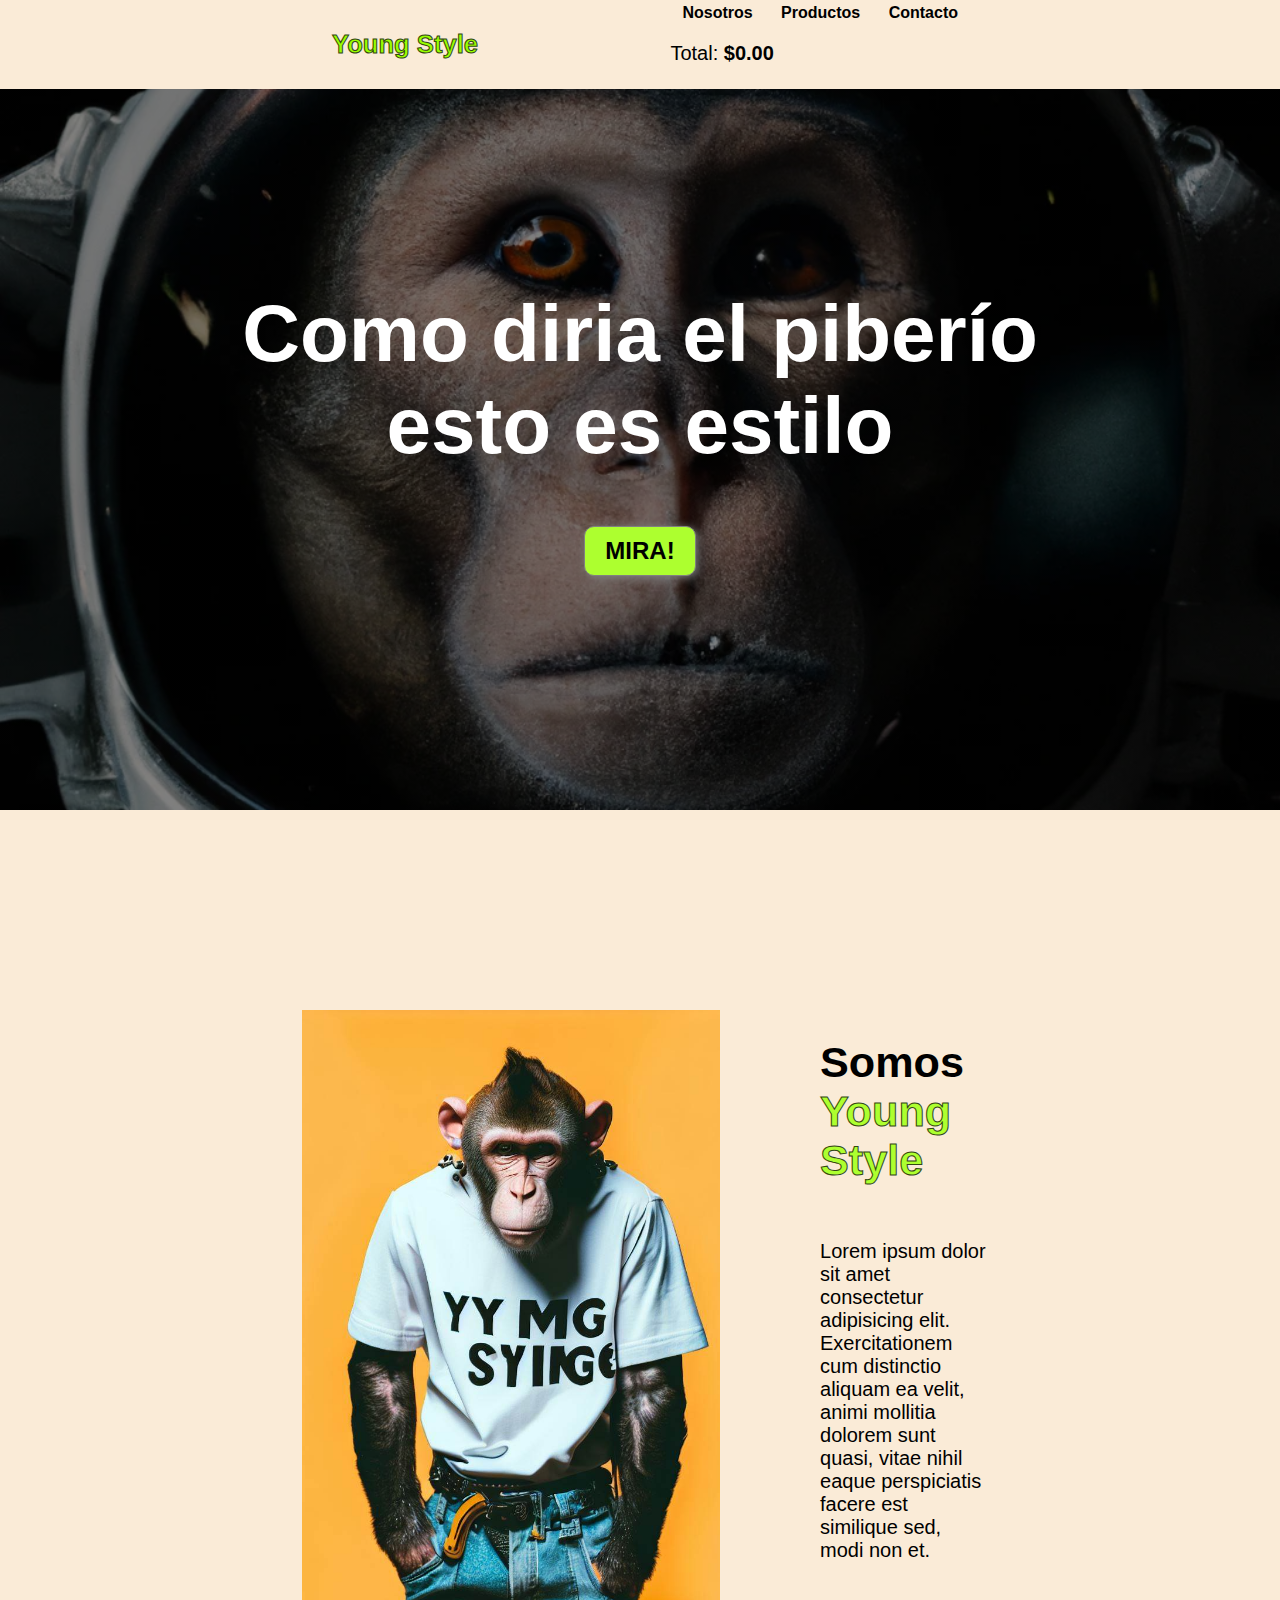
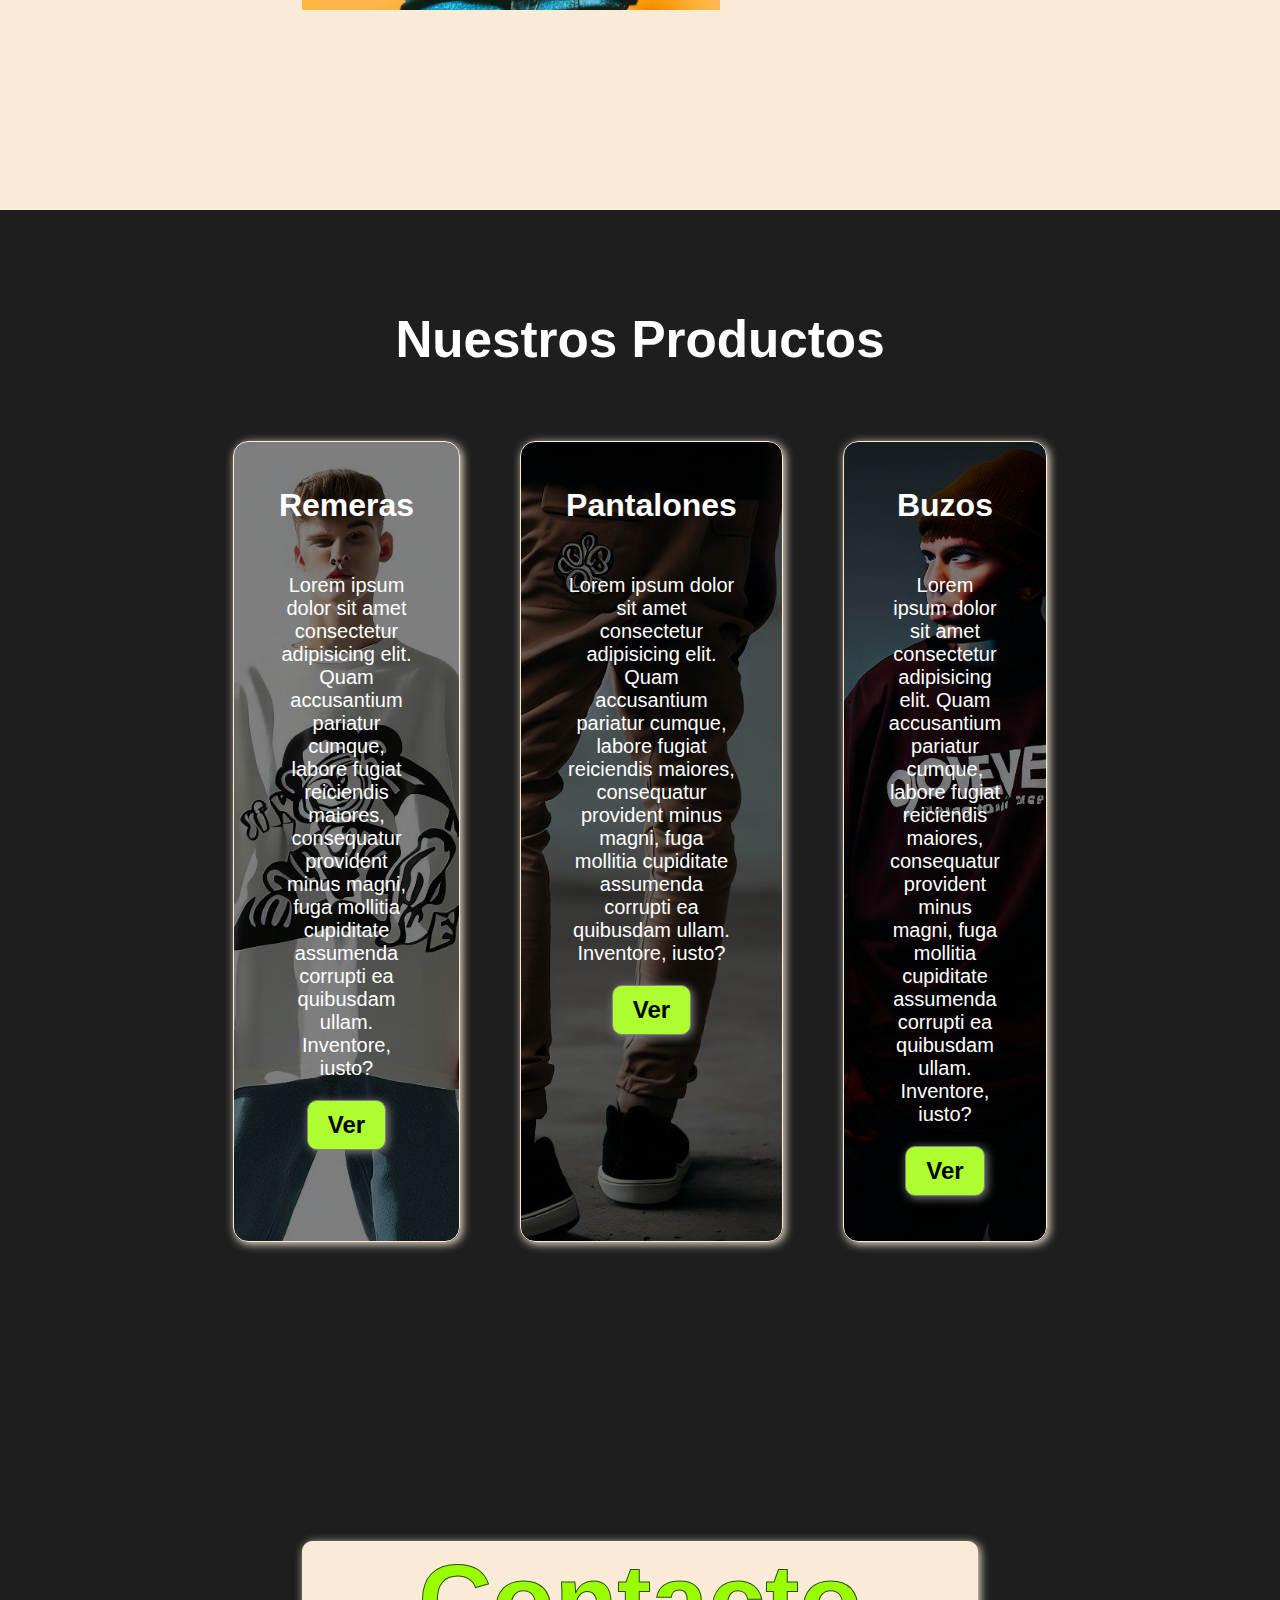
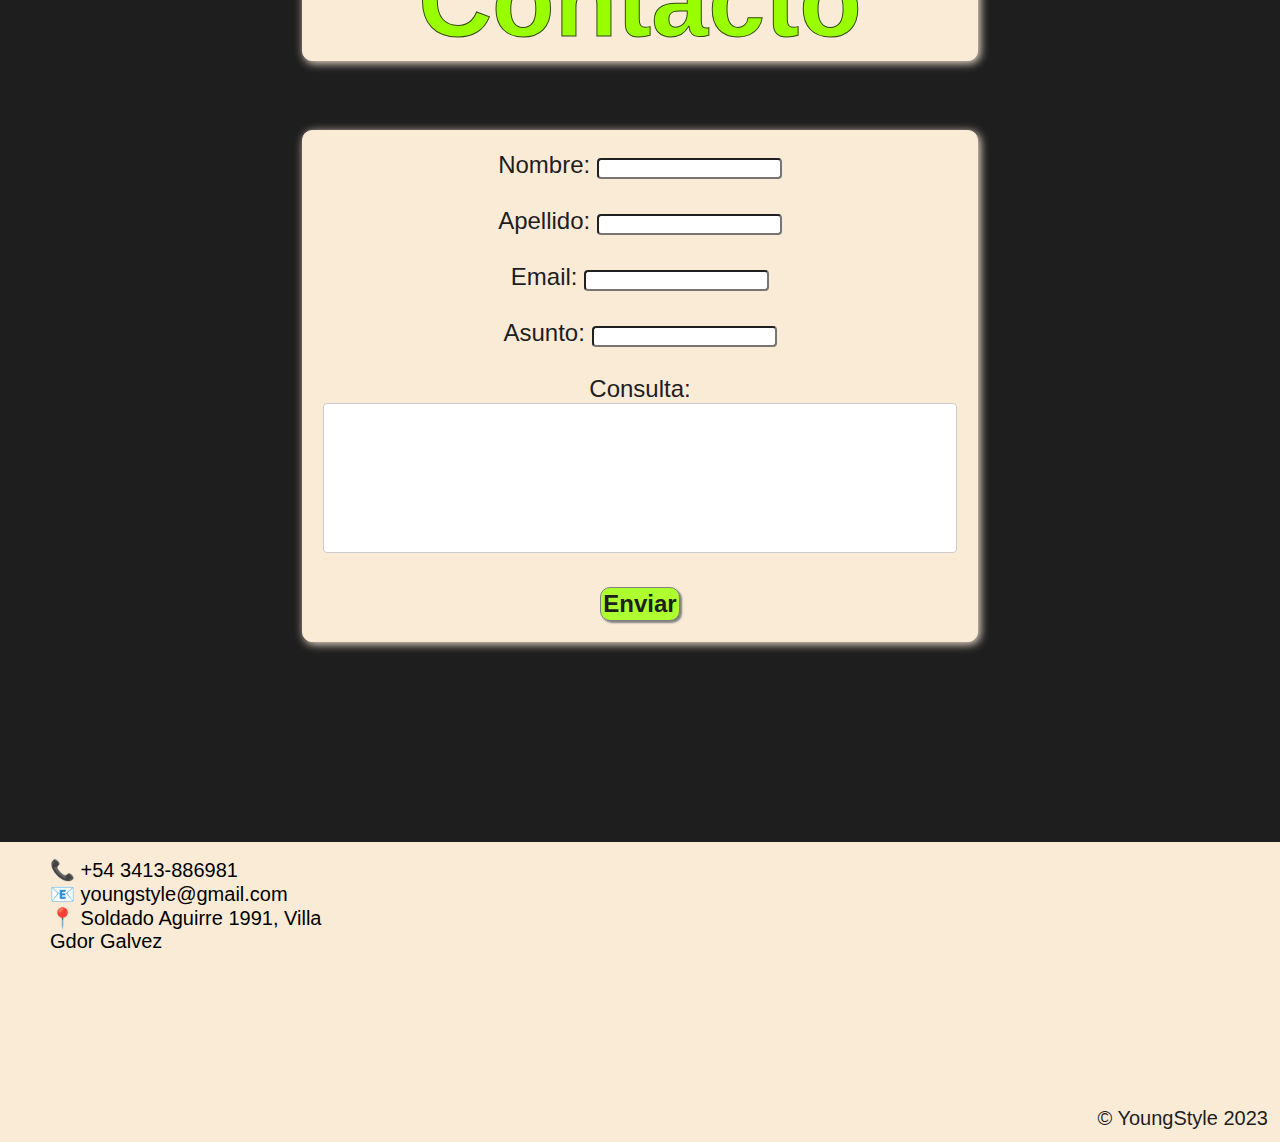
<file: index.html>
<!DOCTYPE html>
<html lang="en">
<head>
    <meta charset="UTF-8">
    <meta http-equiv="X-UA-Compatible" content="IE=edge">
    <meta name="viewport" content="width=device-width, initial-scale=1.0">
    <title>Young Style</title>
    <link rel="stylesheet" href="style.css">
    <link rel="icon" href="media/gorilla (1).png">
    <link rel="stylesheet" href="https://cdnjs.cloudflare.com/ajax/libs/animate.css/4.1.1/animate.min.css">
</head>
<body>
    <header>
        <div class="container">
            <a href="#">
                <p class="logo">Young Style</p>
            </a>
            <nav class="animate__animated animate__bounce">
                <a href="#somos-youngstyle">Nosotros</a>
                <a href="#nuestros-productos">Productos</a>
                <a href="#contacto">Contacto</a>
                <div id="cart-container">
                    <ul id="cart-items"></ul>
                    <p>Total: <span id="cart-total">$0.00</span></p>
                </div>
            </nav>
        </div>
    </header>
    <section id="hero">
        <h1>Como diria el piberío <br>esto es estilo<br></h1>
        <button> MIRA!</button>
    </section>
    <section id="somos-youngstyle">

        <div class="container">
            <div class="img-container"></div>
            <div class="texto">
                
                <h2>Somos <span class="color-acento">Young Style</span></h2>
                <p>Lorem ipsum dolor sit amet consectetur adipisicing elit. Exercitationem cum distinctio aliquam ea velit, animi mollitia dolorem sunt quasi, vitae nihil eaque perspiciatis facere est similique sed, modi non et.</p>
            </div>
        </div>
    </section>

    <section id="nuestros-productos">
        <div class="container">
        <h2>Nuestros Productos</h2>
       <div class="prendas">

            <div class="carta">
                <h3>Remeras</h3>
                
                <p >Lorem ipsum dolor sit amet consectetur adipisicing elit. Quam accusantium pariatur cumque, labore fugiat reiciendis maiores, consequatur provident minus magni, fuga mollitia cupiditate assumenda corrupti ea quibusdam ullam. Inventore, iusto?</p>
                <button>Ver</button>
            </div>
            <div class="carta">
                <h3>Pantalones</h3>
                <p>Lorem ipsum dolor sit amet consectetur adipisicing elit. Quam accusantium pariatur cumque, labore fugiat reiciendis maiores, consequatur provident minus magni, fuga mollitia cupiditate assumenda corrupti ea quibusdam ullam. Inventore, iusto?</p>
                <button>Ver</button>
            </div>
            <div class="carta">
                <h3>Buzos</h3>
                <p>Lorem ipsum dolor sit amet consectetur adipisicing elit. Quam accusantium pariatur cumque, labore fugiat reiciendis maiores, consequatur provident minus magni, fuga mollitia cupiditate assumenda corrupti ea quibusdam ullam. Inventore, iusto?</p>
                <button>Ver</button>
            </div>
        </div>

        </div>
    </section>
    <section id="contacto">
        <div class="container">
            <h1>Contacto</h1>
            <form action="https://formspree.io/f/mrgvvyrw" method="POST">
                <label for="nombre">Nombre:</label>
                <input type="text" id="nombre" name="nombre" required><br><br>
                
                <label for="apellido">Apellido:</label>
                <input type="text" id="apellido" name="apellido" required><br><br>
                
                <label for="email">Email:</label>
                <input type="email" id="email" name="email" required><br><br>
                
                <label for="asunto">Asunto:</label>
                <input type="text" id="asunto" name="asunto" required><br><br>
                
                <label for="consulta">Consulta:</label>
                <textarea id="consulta" name="consulta" required></textarea><br><br>
                
                <input type="submit" value="Enviar">
              </form>
            
        </div>
        
    </section>

    <footer>
        <div class="container">
          
            <ul>
                <li>📞 +54 3413-886981</li>
                <li>📧 youngstyle@gmail.com</li>
                <li>📍 Soldado Aguirre 1991, Villa Gdor Galvez</li>
            </ul> 
            <iframe src="https://www.google.com/maps/embed?pb=!1m18!1m12!1m3!1d13380.08751170541!2d-60.649912992641546!3d-33.029554078702674!2m3!1f0!2f0!3f0!3m2!1i1024!2i768!4f13.1!3m3!1m2!1s0x95b7a90decb04237%3A0x3b2cfa8f8956e7bc!2sAv.%20Soldado%20Alberto%20Aguirre%201991%2C%20Villa%20Gdor.%20Galvez%2C%20Santa%20Fe!5e0!3m2!1ses-419!2sar!4v1685119648708!5m2!1ses-419!2sar" width="300" height="300" style="border:0;" allowfullscreen="" loading="lazy" referrerpolicy="no-referrer-when-downgrade"></iframe>
            <p>&copy; YoungStyle 2023</p> 
        </div>
    </footer>
</body>
</html>
</file>
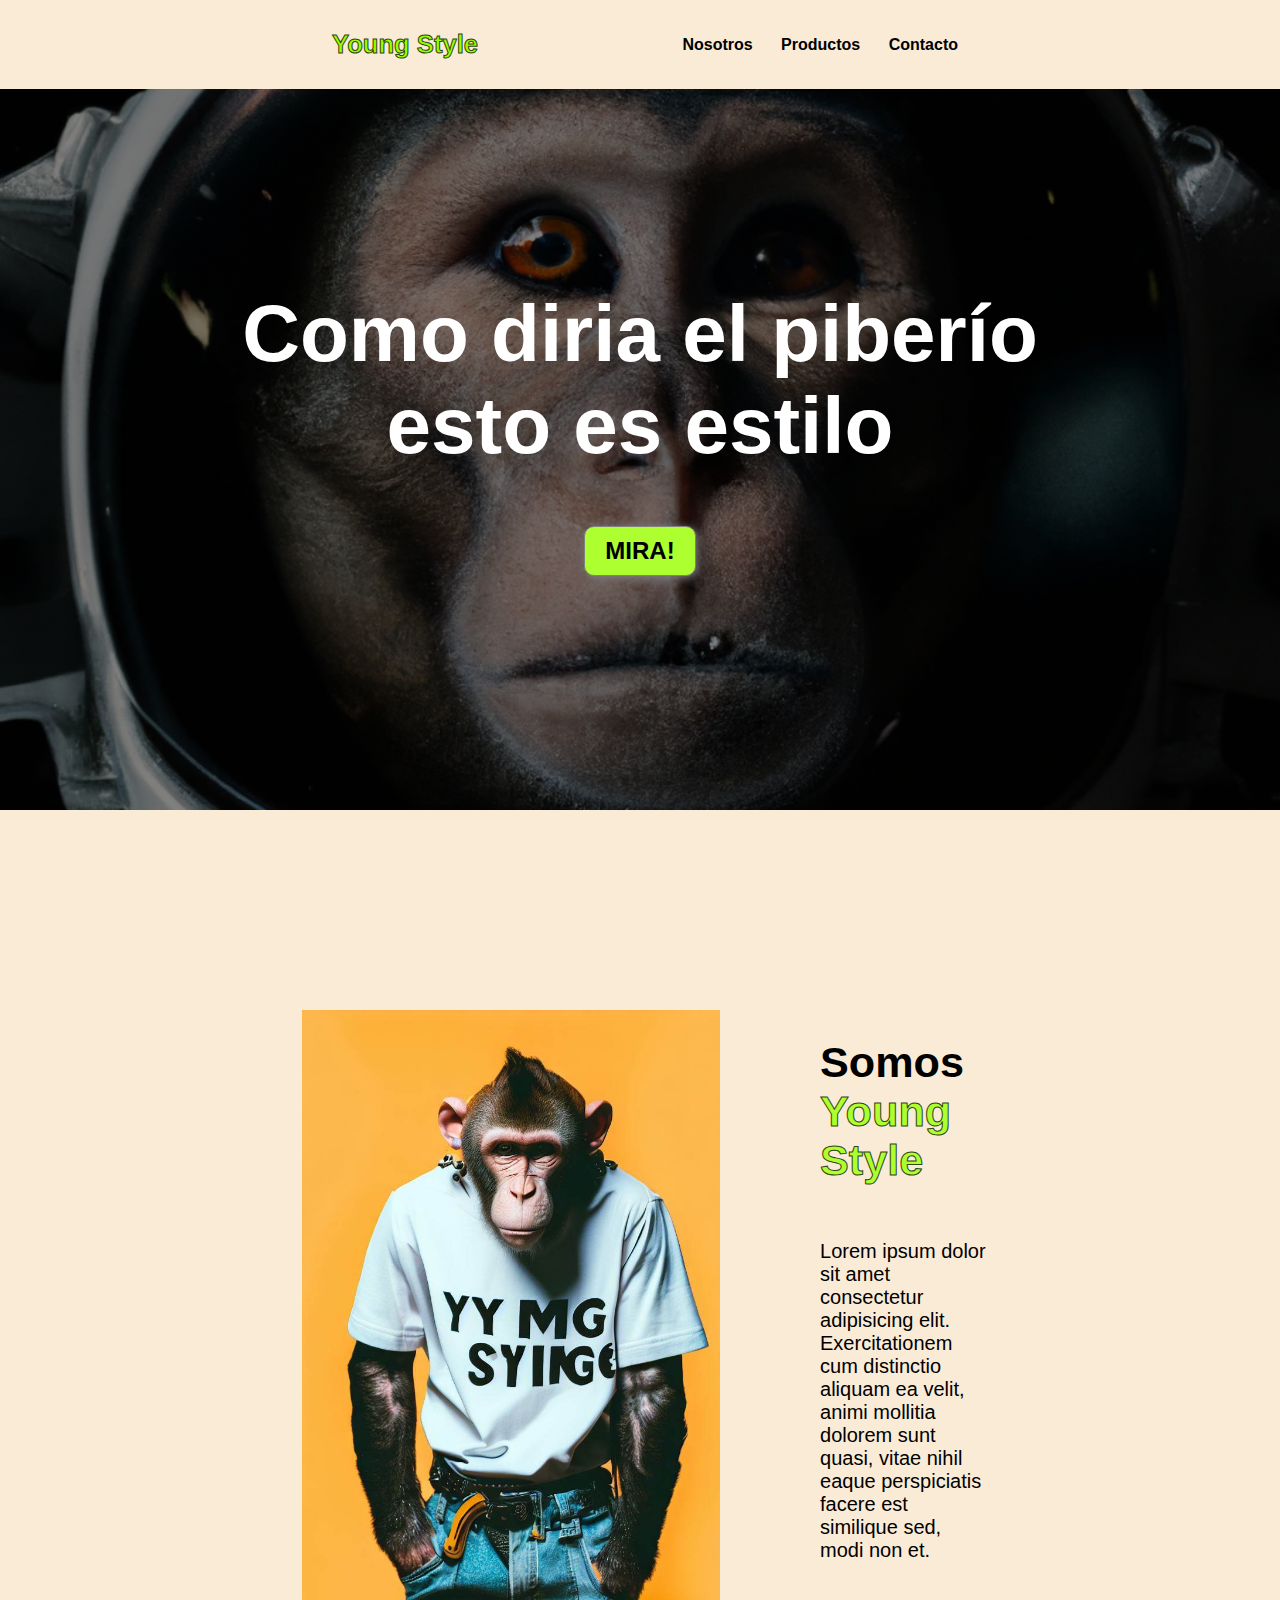
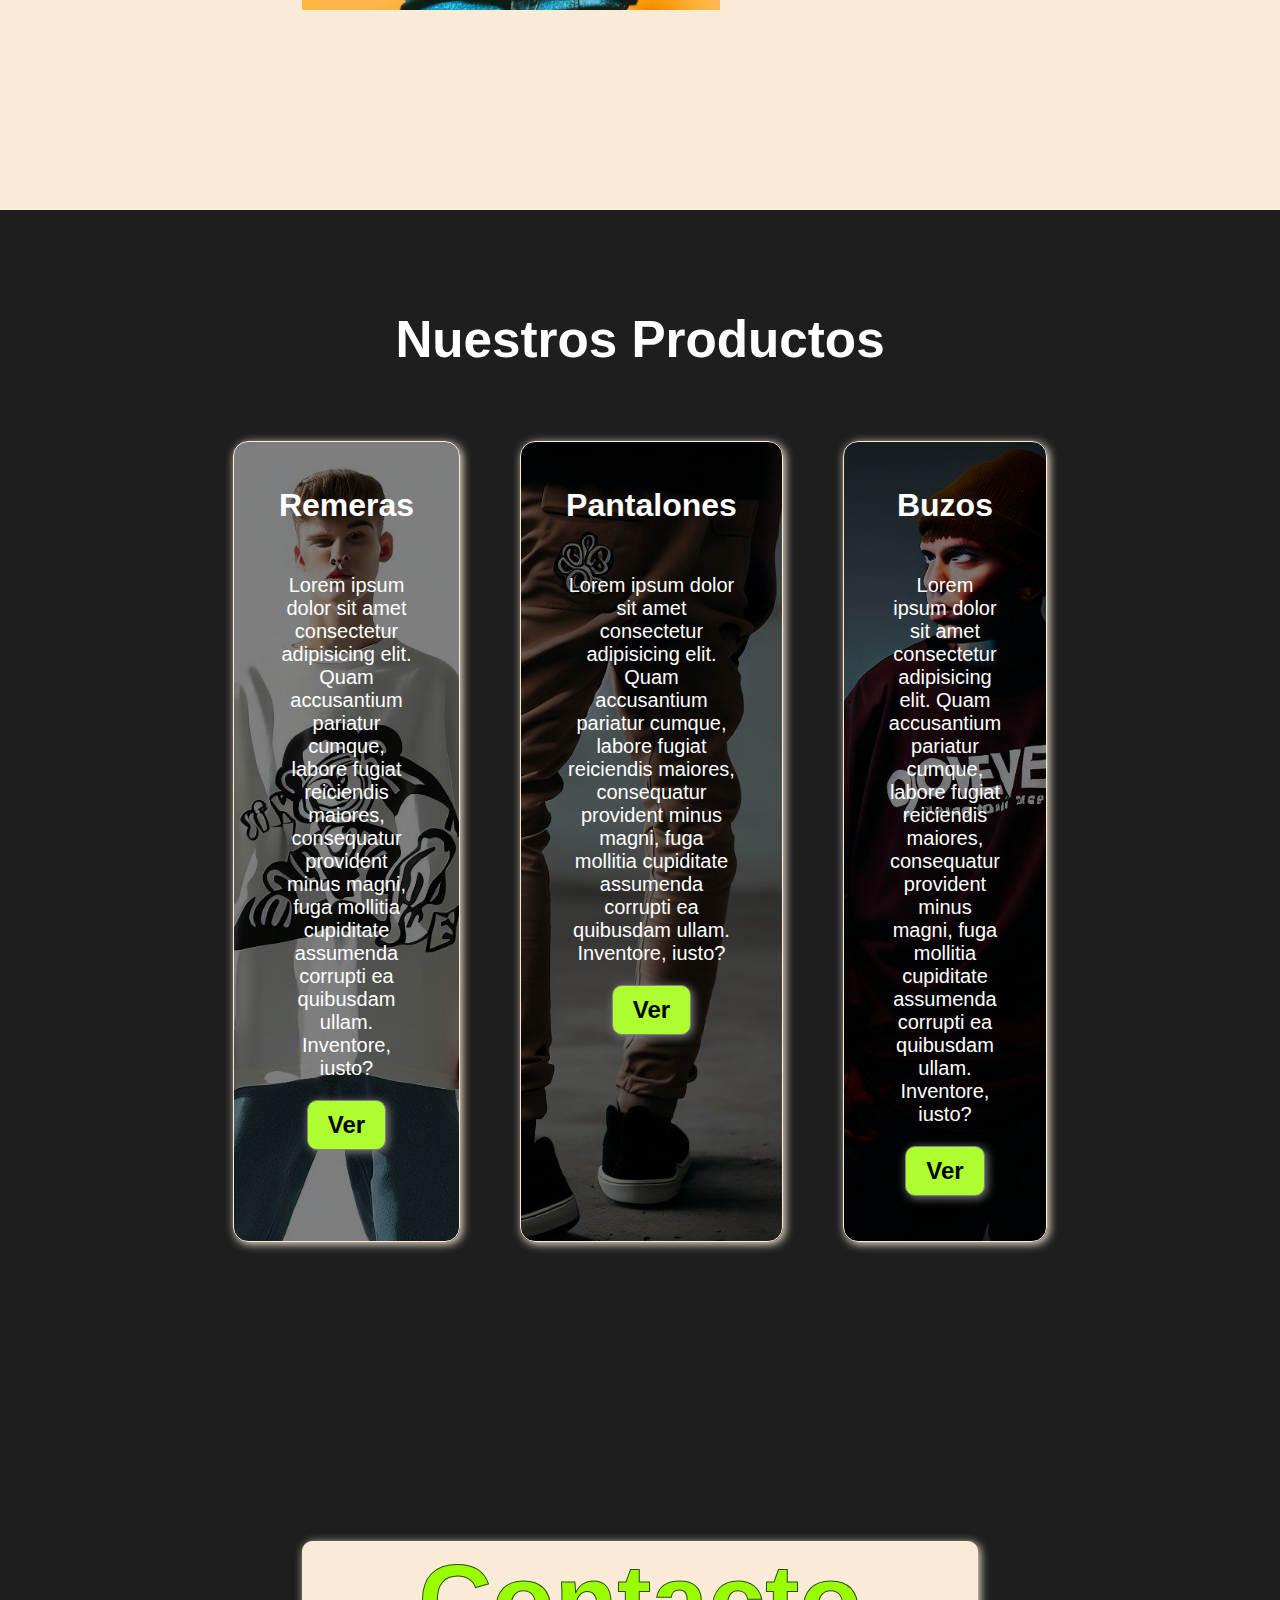
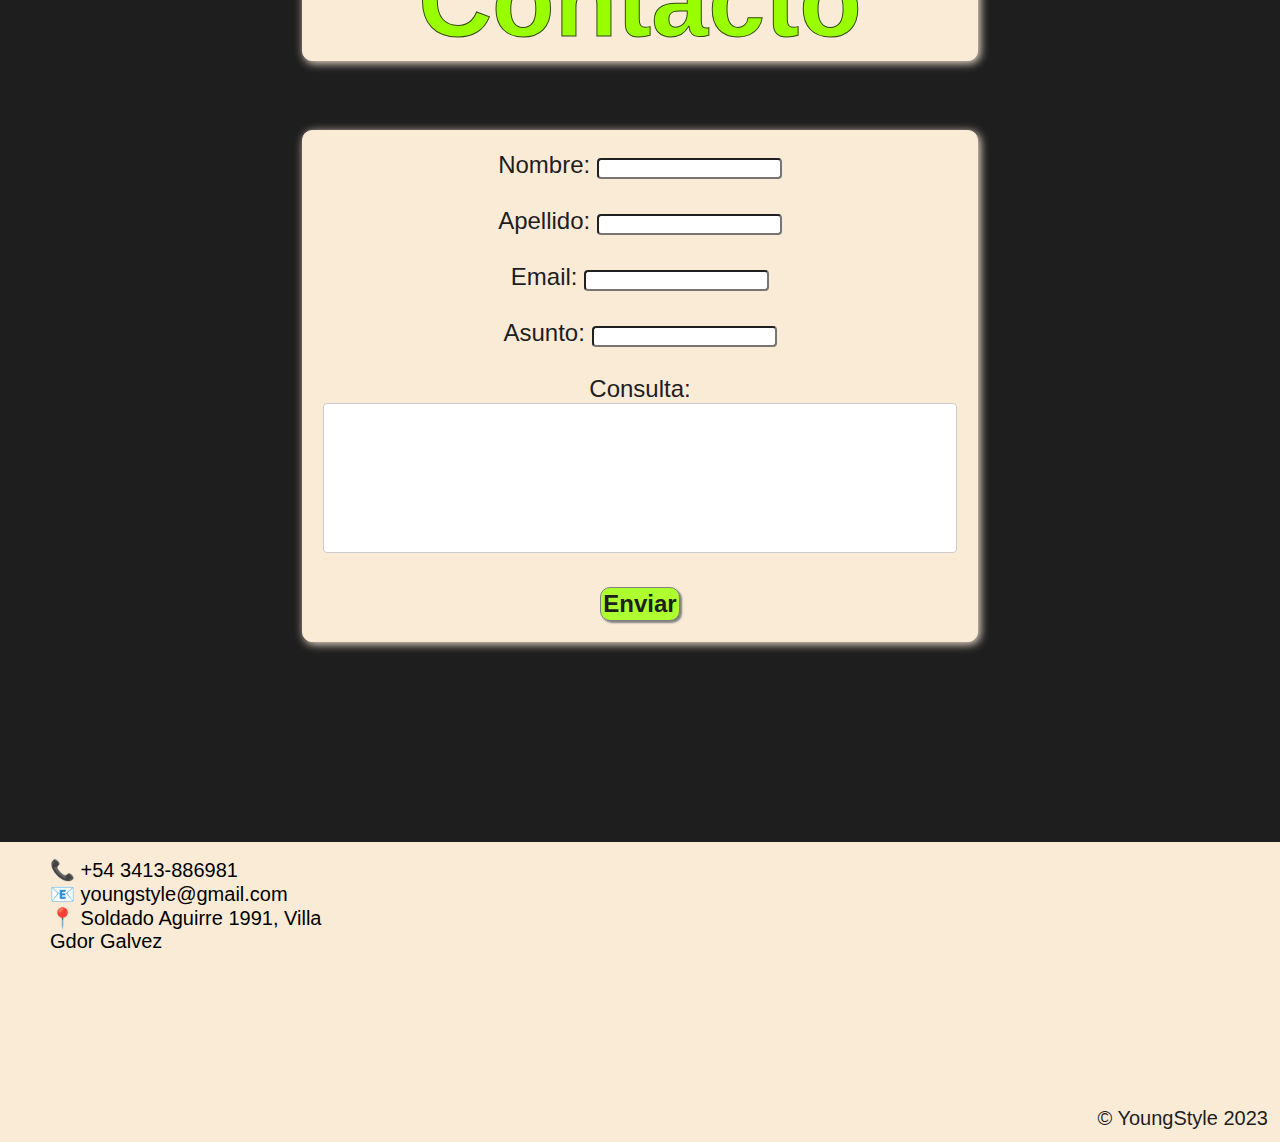
<file: web.html>
<!DOCTYPE html>
<html lang="en">
<head>
    <meta charset="UTF-8">
    <meta http-equiv="X-UA-Compatible" content="IE=edge">
    <meta name="viewport" content="width=device-width, initial-scale=1.0">
    <title>Young Style</title>
    <link rel="stylesheet" href="style.css">
    <link rel="icon" href="media/gorilla (1).png">
    <link rel="stylesheet" href="https://cdnjs.cloudflare.com/ajax/libs/animate.css/4.1.1/animate.min.css">
</head>
<body>
    <header>
        <div class="container">
            <a href="#">
                <p class="logo">Young Style</p>
            </a>
            <nav class="animate__animated animate__bounce">
                <a href="#somos-youngstyle">Nosotros</a>
                <a href="#nuestros-productos">Productos</a>
                <a href="#contacto">Contacto</a>
            </nav>
        </div>
    </header>
    <section id="hero">
        <h1>Como diria el piberío <br>esto es estilo<br></h1>
        <button> MIRA!</button>
    </section>
    <section id="somos-youngstyle">

        <div class="container">
            <div class="img-container"></div>
            <div class="texto">
                
                <h2>Somos <span class="color-acento">Young Style</span></h2>
                <p>Lorem ipsum dolor sit amet consectetur adipisicing elit. Exercitationem cum distinctio aliquam ea velit, animi mollitia dolorem sunt quasi, vitae nihil eaque perspiciatis facere est similique sed, modi non et.</p>
            </div>
        </div>
    </section>

    <section id="nuestros-productos">
        <div class="container">
        <h2>Nuestros Productos</h2>
       <div class="prendas">

            <div class="carta">
                <h3>Remeras</h3>
                
                <p >Lorem ipsum dolor sit amet consectetur adipisicing elit. Quam accusantium pariatur cumque, labore fugiat reiciendis maiores, consequatur provident minus magni, fuga mollitia cupiditate assumenda corrupti ea quibusdam ullam. Inventore, iusto?</p>
                <button>Ver</button>
            </div>
            <div class="carta">
                <h3>Pantalones</h3>
                <p>Lorem ipsum dolor sit amet consectetur adipisicing elit. Quam accusantium pariatur cumque, labore fugiat reiciendis maiores, consequatur provident minus magni, fuga mollitia cupiditate assumenda corrupti ea quibusdam ullam. Inventore, iusto?</p>
                <button>Ver</button>
            </div>
            <div class="carta">
                <h3>Buzos</h3>
                <p>Lorem ipsum dolor sit amet consectetur adipisicing elit. Quam accusantium pariatur cumque, labore fugiat reiciendis maiores, consequatur provident minus magni, fuga mollitia cupiditate assumenda corrupti ea quibusdam ullam. Inventore, iusto?</p>
                <button>Ver</button>
            </div>
        </div>

        </div>
    </section>
    <section id="contacto">
        <div class="container">
            <h1>Contacto</h1>
            <form action="https://formspree.io/f/mrgvvyrw" method="POST">
                <label for="nombre">Nombre:</label>
                <input type="text" id="nombre" name="nombre" required><br><br>
                
                <label for="apellido">Apellido:</label>
                <input type="text" id="apellido" name="apellido" required><br><br>
                
                <label for="email">Email:</label>
                <input type="email" id="email" name="email" required><br><br>
                
                <label for="asunto">Asunto:</label>
                <input type="text" id="asunto" name="asunto" required><br><br>
                
                <label for="consulta">Consulta:</label>
                <textarea id="consulta" name="consulta" required></textarea><br><br>
                
                <input type="submit" value="Enviar">
              </form>
            
        </div>
        
    </section>

    <footer>
        <div class="container">
          
            <ul>
                <li>📞 +54 3413-886981</li>
                <li>📧 youngstyle@gmail.com</li>
                <li>📍 Soldado Aguirre 1991, Villa Gdor Galvez</li>
            </ul> 
            <iframe src="https://www.google.com/maps/embed?pb=!1m18!1m12!1m3!1d13380.08751170541!2d-60.649912992641546!3d-33.029554078702674!2m3!1f0!2f0!3f0!3m2!1i1024!2i768!4f13.1!3m3!1m2!1s0x95b7a90decb04237%3A0x3b2cfa8f8956e7bc!2sAv.%20Soldado%20Alberto%20Aguirre%201991%2C%20Villa%20Gdor.%20Galvez%2C%20Santa%20Fe!5e0!3m2!1ses-419!2sar!4v1685119648708!5m2!1ses-419!2sar" width="300" height="300" style="border:0;" allowfullscreen="" loading="lazy" referrerpolicy="no-referrer-when-downgrade"></iframe>
            <p>&copy; YoungStyle 2023</p> 
        </div>
    </footer>
</body>
</html>
</file>
<file: style.css>
*{
    box-sizing: border-box;
}
html{
    scroll-behavior:smooth;
}

ul{ list-style: none;}
li{ font-size: 1.25em;}

body{
    font-family: 'Roboto', sans-serif;
    margin: 0;
}

h1{ font-size: 3.5em;}
h2{ font-size: 2.7em;}
h3{ font-size: 2em;}
p{ font-size: 1.25em;}
 
button{
    font-size: 1.5em;
    font-weight: bold;
    padding: 10px 20px;
    border-radius: 10px;
    border: 1.5px solid grey;
    box-shadow: 2px 2px 10px gray ;
    color: black;
    background-color: greenyellow;}
button:hover{
    background-color: rgb(153, 226, 42);
}
.container{
    max-width: 700px;
    margin: auto;
}

.color-acento{
    color: greenyellow;
    -webkit-text-stroke: rgb(51, 71, 20) 1px;
}

header{ 
    background-color: antiquewhite;
}

header .logo{
    margin: 0;
    padding: 25px 30px;
    font-weight:bold ;
    color: rgb(153, 255, 0);
    font-size:  1.6em;
    -webkit-text-stroke: rgb(51, 71, 20) 1px;
}

header .container{ 
    display: flex;
    flex-direction: column;
    align-items: center;
}

header .nav{
    display: flex;
    flex-direction: column;
    text-align: center;
    padding: 20px;
    animation: none;
}

header a{
    padding: 5px 12px;
    text-decoration: none;
    font-weight: bold;
    color: black;
}

header a:hover{
    color: rgb(112, 184, 5)
}

#hero{
    display: flex;
    align-items: center;
    justify-content: center;
    text-align: center;
    flex-direction: column;
    height: 90vh;
    color: white;
    background-image: linear-gradient(
        0deg,
        rgba(0,0,0,0.5),
        rgba(0,0,0,0.5)),
        url(media/monkey.jpg);
    background-repeat: no-repeat;
    background-size: cover;
    background-position: center center;
}

#somos-youngstyle{
    background-color: antiquewhite;
    
}

#somos-youngstyle .container{
    text-align: center;
    padding: 200px 12px;
    background-color: antiquewhite;
}

#nuestros-productos{
    background-color: rgb(30, 30, 30);
    color: white;
    text-align: center;
    
}

#nuestros-productos h2{
    margin-top: 0;
    font-size: 3.2em;
}

#nuestros-productos .container{
    padding: 100px 12px;

}
#nuestros-productos p{
    display: none;
}

#nuestros-productos .carta{
    background-size: cover;
    background-position: center center;
    padding: 50px 0px;
    margin: 30px;
    border-radius: 15px;
    border: 1.5px solid antiquewhite;
    box-shadow: 2px 2px 10px antiquewhite;
}

.carta:first-child{
    background-image: linear-gradient(
        0deg,
        rgba(0,0,0,0.5),
        rgba(0,0,0,0.5)),
        url(media/remera-oversize.jpg);
}
.carta:nth-child(2){
    background-image: linear-gradient(
        0deg,
        rgba(0,0,0,0.5),
        rgba(0,0,0,0.5)),
        url(media/pantalones.jpg);
}

.carta:nth-child(3){
    background-image: linear-gradient(
        0deg,
        rgba(0,0,0,0.5),
        rgba(0,0,0,0.5)),
        url(media/buzos.jpg);
}

#contacto .container{
    text-align: center;
    padding: 100px 12px 200px;
    color: rgb(30,30,30);
    background-color:rgb(30,30,30);
    /* color: rgb(153, 255, 0); */
 
}
#contacto{
    background-color: rgb(30,30,30);
}

#contacto h1{
    -webkit-text-stroke: rgb(51, 71, 20) 1px;
    color: rgb(153, 255, 0);
    background-color: antiquewhite;
    border-radius: 10px;
    border: 1.5px solid antiquewhite;
    box-shadow: 2px 2px 10px antiquewhite;
    font-size: 8vw;
}

#contacto li{
    margin: 15px 0px;
    font-weight: bold;
}
form{
    font-family: inherit;
    font-size: 1.5em;
    background-color: antiquewhite;    padding: 20px 20px;
    border-radius: 10px;
    border: 1.5px solid antiquewhite;
    box-shadow: 2px 2px 10px antiquewhite ;
    color: rgb(30,30,30);
    /* background-color: greenyellow; */
}
input[type="submit"]{
    font-size: 1em;
    font-weight: bold;
    padding: 2px 2px;
    border-radius: 10px;               /* ESTE ES EL DEL BOTON "Enviar" */
    border: 1.5px solid grey;
    box-shadow: 2px 2px 2px gray ;
    color: rgb(30,30,30);
    background-color: rgb(173, 255, 47);

}
input{
    text-align: center;
    border-radius: 4px;                    /* ESTE ES EL DEL los demas campos */ 
}
textarea{
    font-family: inherit;
    width: 100%; /* Ancho del textarea al 100% del contenedor */
    height: 150px; /* Altura fija del textarea */
    padding: 8px; /* Relleno interno */
    border: 1px solid #ccc; /* Borde */
    border-radius: 4px; /* Esquinas redondeadas */
    resize: none;
  }

footer {
    background-color: antiquewhite;
  }
footer .container{
    height: 150px;
    display: flex;
    justify-content: center;
    align-items: flex-start;

}
footer p{
    margin: 0;
    padding: 12px;
    color: rgb(30,30,30);
}
footer ul{
    padding: 0;

}
footer iframe{
    display: none;
}
#cart-container {
    display: flex;
    align-items: center;
    margin-right: 20px;
  }
  
  #cart-items {
    list-style-type: none;
    margin: 0;
    padding: 0;
  }
  
  #cart-total {
    font-weight: bold;
  }

@media (min-width:720px){
    header{
        width: 100%;
        position: fixed;
    
    
    }
    header .logo{
        transition: transform 0.3s ease;
    }
    header .logo:hover{
        transform: rotate(360deg);
    }
    header .container{
        flex-direction: row;
        justify-content: space-between;
    }
    header nav{
        flex-direction: row;
        padding-bottom: 0;
        padding-right: 20px;


    }

    #hero h1{
        font-size: 5em;
    }
    #somos-youngstyle{
        background-color: antiquewhite;
    }
    #somos-youngstyle .container{
        display: flex;
        justify-content: space-evenly;
        padding-right: 0;
        margin: auto;

    }

    #somos-youngstyle .texto{
        width: 50%;
        max-width: 600px;
        text-align: initial;
        padding-left: 100px;
        margin: 0;
        display: flex;
        flex-direction: column;
        justify-content: center;
    
    }
    #somos-youngstyle h2{
        margin-top: 0px;
    }
    #somos-youngstyle .img-container{
        background-image: url(media/somos-ys.jpg);
        background-size: cover;
        background-position: center center;
        height: 600px;
        width: 600px;

    }

    #nuestros-productos .prendas{
        display: flex;
        justify-content: center;
    }
    #nuestros-productos p{
        display: block;
        margin-top: 50px;
    }
    #nuestros-productos h3{
        margin-top: 0;
    }
    #nuestros-productos .carta{
        padding: 45px;
        box-shadow: 2px 2px 10px antiquewhite;
        
        
    }
    footer{
        position: relative;
        height: 300px;
    }
    footer .container {
        display: flex;
        flex-direction: row;
        justify-content: space-between;
        align-items: flex-start;
        margin: 0px 50px;
        gap: 100px;}
    footer iframe{
        display: block;
    }
    footer p{
        position: absolute;
        bottom: 0;
        right: 0;
    }
    footer ul{
        display: flex;
        flex-direction: column;
        position:static;
        left: 0;
        bottom: 0;
       
        
    }
    



    

}
</file>
